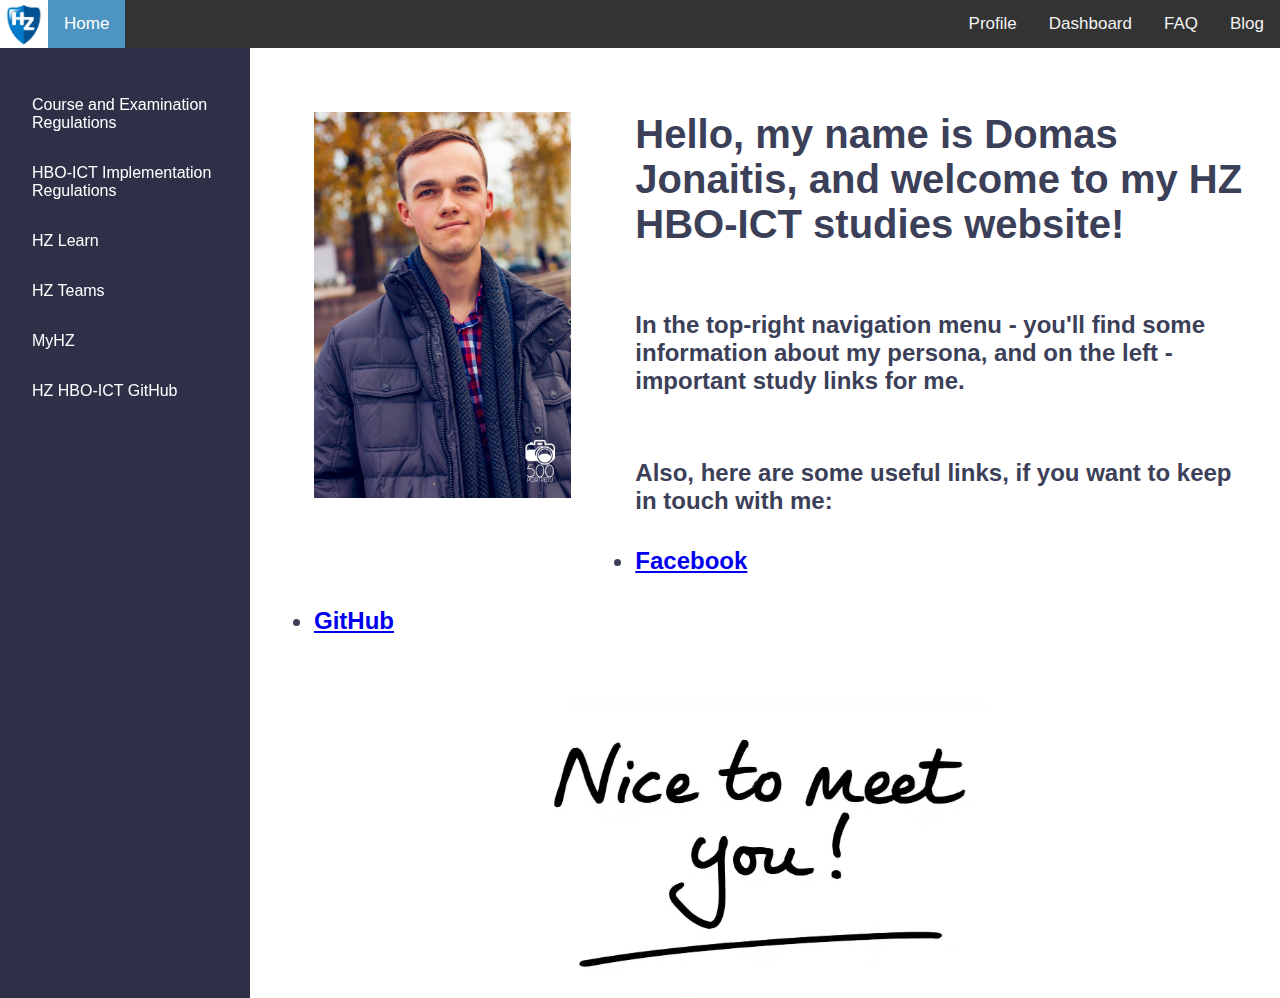
<file: index.html>
<!DOCTYPE html>
<html lang="en">

<head>
    <meta charset="UTF-8">
    <meta name="viewport" content="width=device-width, initial-scale=1.0">
    <meta http-equiv="X-UA-Compatible" content="ie=edge">
    <title>Home</title>
    <link rel="stylesheet" href="css/main.css">
</head>

<body>

    <div class="topnav">
        <div class="logo-image">
            <img src="img/logo.jpg" alt="HZ logo">
        </div>
        <a class="active" href="index.html">Home</a>
        <div class="topnav-right">
            <a href="resources/profile.html">Profile</a>
            <a href="resources/dashboard.html">Dashboard</a>
            <a href="resources/faq.html">FAQ</a>
            <a href="resources/blog/blog.html">Blog</a>
        </div>
    </div>

    <div class="app">

        <div class="menu-toggle">
            <div class="hamburger">
                <span></span>
            </div>
        </div>

        <aside class="sidebar">
            <nav class="menu">
                <ul>
                    <a href="https://hz.nl/en/about-hz/organisation/regulations-and-documents#panel1945070https://hz.nl/"
                        target="_blank" class="menu-item">Course and Examination Regulations</a>
                    <a href="https://hz.nl/uploads/documents/1.4-Over-de-HZ/1.4.3.-Regelingen-en-documenten/OERS/2023-2024/Juli/TWE/IR-B-HBO-ICT-full-time-2023-2024-DEF.pdf"
                        target="_blank" class="menu-item">HBO-ICT Implementation Regulations</a>
                    <a href="https://learn.hz.nl/my/" target="_blank" class="menu-item">HZ Learn</a>
                    <a href="https://teams.microsoft.com/_?tenantId=4c16deb3-342d-4fca-bcd5-b1429308034c#/school/teams-grid/General?groupId=337e8cca-f67d-4132-9fa9-b0c761bbeb94&ctx=teamsGrid"
                        target="_blank" class="menu-item">HZ Teams</a>
                    <a href="https://hz.osiris-student.nl/#/home" target="_blank" class="menu-item">MyHZ</a>
                    <a href="https://github.com/HZ-HBO-ICT" target="_blank" class="menu-item">HZ HBO-ICT GitHub</a>
                </ul>

            </nav>
        </aside>

        <main class="content">
            <img src="img/foto.jpg" class="picture" alt="profile picture">
            <h1>Hello, my name is Domas Jonaitis, and welcome to my HZ HBO-ICT studies website!</h1>

            <h2>In the top-right navigation menu - you'll find some information about my persona, and on the left -
                important study links for me.</h2>

            <h2>
                <ul>
                    Also, here are some useful links, if you want to keep in touch with me:
                    <li><a href="https://www.facebook.com/domas.jonaitis/" target="_blank">Facebook</a></li>
                    <li><a href="https://github.com/DomasJon" target="_blank">GitHub</a></li>
                </ul>
            </h2>

            <img src="img/hello.jpeg" class="hello" alt="hello">
        </main>


    </div>

    <script src="js/menu.js"></script>

</body>

</html>
</file>
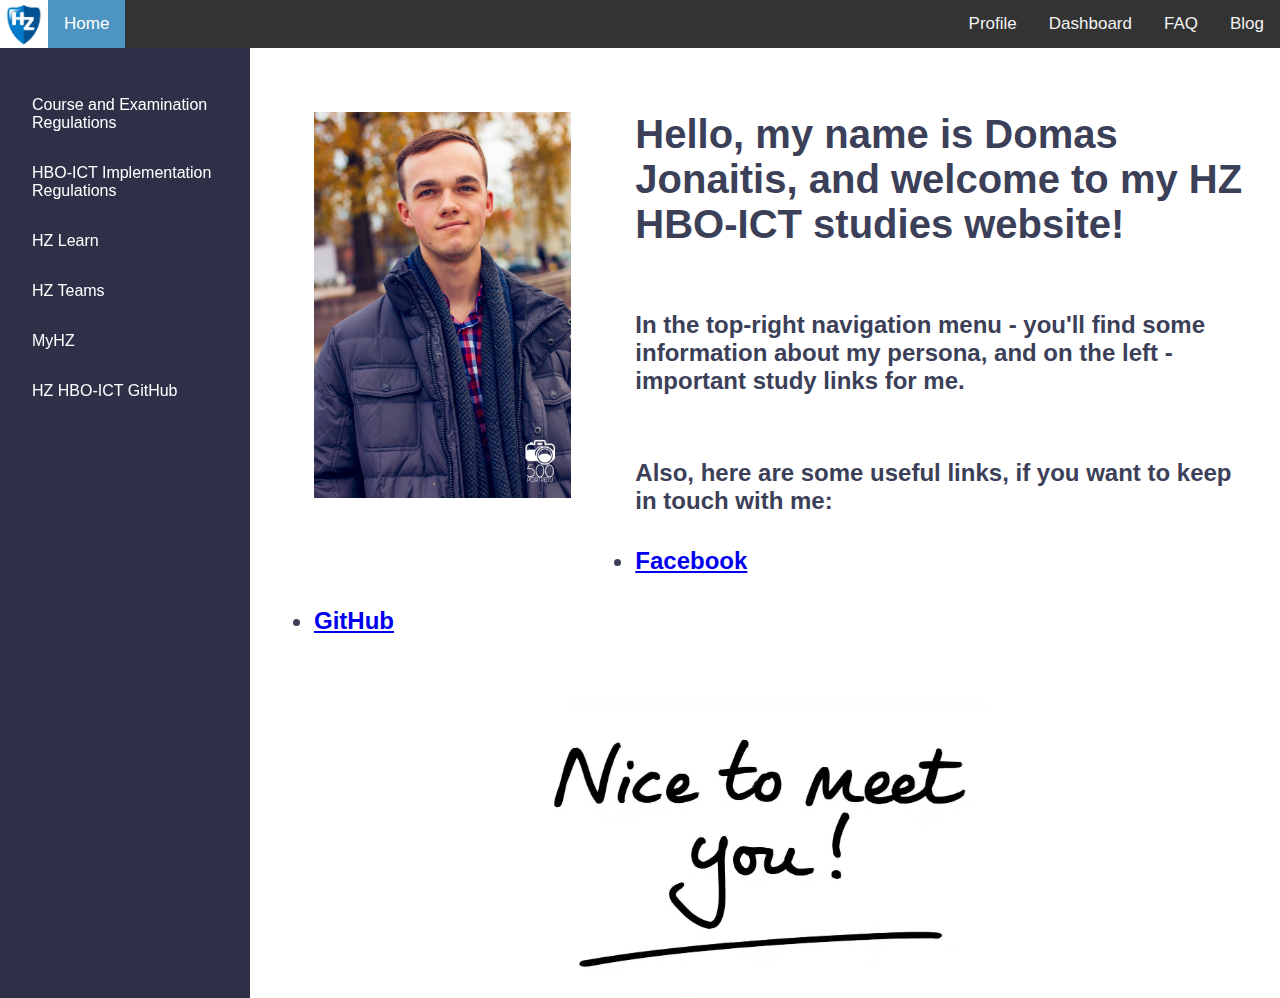
<file: resources/index.html>
<!DOCTYPE html>
<html lang="en">

<head>
    <meta charset="UTF-8">
    <meta name="viewport" content="width=device-width, initial-scale=1.0">
    <meta http-equiv="X-UA-Compatible" content="ie=edge">
    <title>Home</title>
    <link rel="stylesheet" href="../css/main.css">
</head>

<body>

    <div class="topnav">
        <div class="logo-image">
            <img src="../css/logo.jpg" width="48px" height="48px" alt="HZ logo">
        </div>
        <a class="active" href="index.html">Home</a>
        <div class="topnav-right">
            <a href="profile.html">Profile</a>
            <a href="dashboard.html">Dashboard</a>
            <a href="faq.html">FAQ</a>
            <a href="blog.html">Blog</a>
        </div>
    </div>

    <div class="app">

        <div class="menu-toggle">
            <div class="hamburger">
                <span></span>
            </div>
        </div>

        <aside class="sidebar">
            <nav class="menu">
                <ul>
                    <a href="https://hz.nl/en/about-hz/organisation/regulations-and-documents#panel1945070https://hz.nl/"
                        target="_blank" class="menu-item">Course and Examination Regulations</a>
                    <a href="https://hz.nl/uploads/documents/1.4-Over-de-HZ/1.4.3.-Regelingen-en-documenten/OERS/2023-2024/Juli/TWE/IR-B-HBO-ICT-full-time-2023-2024-DEF.pdf"
                        target="_blank" class="menu-item">HBO-ICT Implementation Regulations</a>
                    <a href="https://learn.hz.nl/my/" target="_blank" class="menu-item">HZ Learn</a>
                    <a href="https://teams.microsoft.com/_?tenantId=4c16deb3-342d-4fca-bcd5-b1429308034c#/school/teams-grid/General?groupId=337e8cca-f67d-4132-9fa9-b0c761bbeb94&ctx=teamsGrid"
                        target="_blank" class="menu-item">HZ Teams</a>
                    <a href="https://hz.osiris-student.nl/#/home" target="_blank" class="menu-item">MyHZ</a>
                    <a href="https://github.com/HZ-HBO-ICT" target="_blank" class="menu-item">HZ HBO-ICT GitHub</a>
                </ul>

            </nav>
        </aside>

        <main class="content">
            <img src="../img/foto.jpg" class="picture" alt="profile picture">
            <h1>Hello, my name is Domas Jonaitis, and welcome to my HZ HBO-ICT studies website!</h1>

            <h2>In the top-right navigation menu - you'll find some information about my persona, and on the left -
                important study links for me.</h2>

            <h2>
                <ul>
                    Also, here are some useful links, if you want to keep in touch with me:
                    <li><a href="https://www.facebook.com/domas.jonaitis/" target="_blank">Facebook</a></li>
                    <li><a href="https://github.com/DomasJon" target="_blank">GitHub</a></li>
                </ul>
            </h2>

            <img src="../img/hello.jpeg" class="hello" alt="hello">
        </main>


    </div>

    <script>
        const menu_toggle = document.querySelector('.menu-toggle');
        const sidebar = document.querySelector('.sidebar');

        menu_toggle.addEventListener('click', () => {
            menu_toggle.classList.toggle('is-active');
            sidebar.classList.toggle('is-active');
        })
    </script>

</body>

</html>
</file>
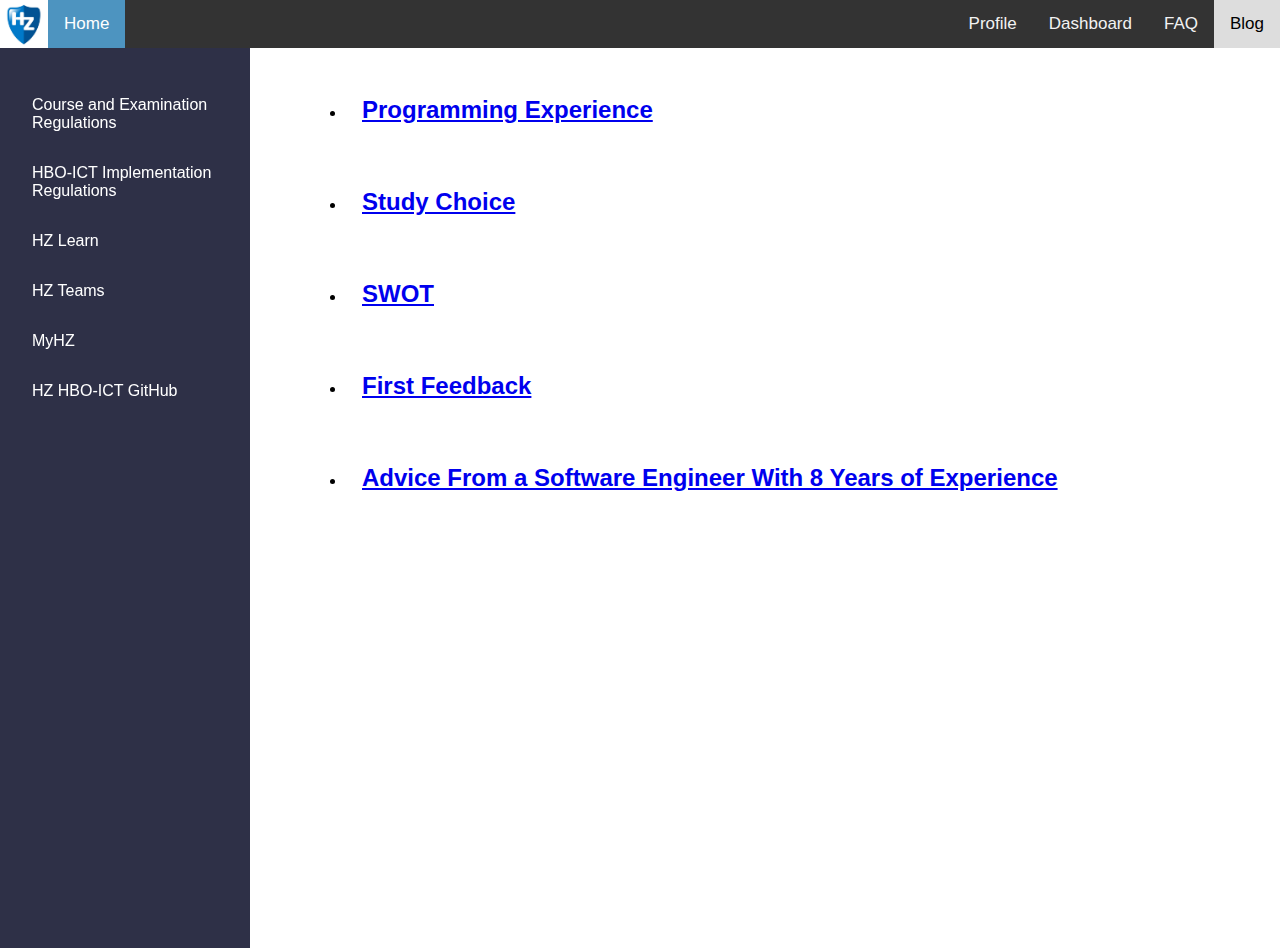
<file: resources/blog.html>
<!DOCTYPE html>
<html lang="en">

<head>
    <meta charset="UTF-8">
    <meta name="viewport" content="width=device-width, initial-scale=1.0">
    <title>Blog/Post feed</title>
    <link rel="stylesheet" href="../css/main.css">
</head>

<body>

    <div class="topnav">
        <div class="logo-image">
            <img src="../img/logo.jpg" alt="HZ logo">
        </div>
        <a class="active" href="../index.html">Home</a>
        <div class="topnav-right">
            <a href="profile.html">Profile</a>
            <a href="dashboard.html">Dashboard</a>
            <a href="faq.html">FAQ</a>
            <a class="backcolor" href="blog.html">Blog</a>
        </div>
    </div>

    <div class="app">

        <div class="menu-toggle">
            <div class="hamburger">
                <span></span>
            </div>
        </div>

        <aside class="sidebar">
            <nav class="menu">
                <ul>
                    <a href="https://hz.nl/en/about-hz/organisation/regulations-and-documents#panel1945070https://hz.nl/"
                        target="_blank" class="menu-item">Course and Examination Regulations</a>
                    <a href="https://hz.nl/uploads/documents/1.4-Over-de-HZ/1.4.3.-Regelingen-en-documenten/OERS/2023-2024/Juli/TWE/IR-B-HBO-ICT-full-time-2023-2024-DEF.pdf"
                        target="_blank" class="menu-item">HBO-ICT Implementation Regulations</a>
                    <a href="https://learn.hz.nl/my/" target="_blank" class="menu-item">HZ Learn</a>
                    <a href="https://teams.microsoft.com/_?tenantId=4c16deb3-342d-4fca-bcd5-b1429308034c#/school/teams-grid/General?groupId=337e8cca-f67d-4132-9fa9-b0c761bbeb94&ctx=teamsGrid"
                        target="_blank" class="menu-item">HZ Teams</a>
                    <a href="https://hz.osiris-student.nl/#/home" target="_blank" class="menu-item">MyHZ</a>
                    <a href="https://github.com/HZ-HBO-ICT" target="_blank" class="menu-item">HZ HBO-ICT GitHub</a>
                </ul>
            </nav>
        </aside>

        <main class="content">
            <ul style="margin-left: 4rem;">
                <li>
                    <h2 class="list"><a href="posts/experience.html">Programming Experience</a></h2>
                </li>
                <li>
                    <h2 class="list"><a href="posts/studychoice.html">Study Choice</a></h2>
                </li>
                <li>
                    <h2 class="list"><a href="posts/swot.html">SWOT</a></h2>
                </li>
                
                <li>
                    <h2 class="list"><a href="posts/feedback.html">First Feedback</a></h2>
                </li>
                <li>
                    <h2 class="list"><a href="https://medium.com/better-programming/advices-from-a-software-engineer-with-8-years-of-experience-8df5111d4d55" target="_blank">Advice From a Software Engineer With 8 Years of Experience</a></h2>
                </li>
            </ul>
        </main>
    </div>

    <script src="../js/menu.js"></script>
</body>

</html>
</file>
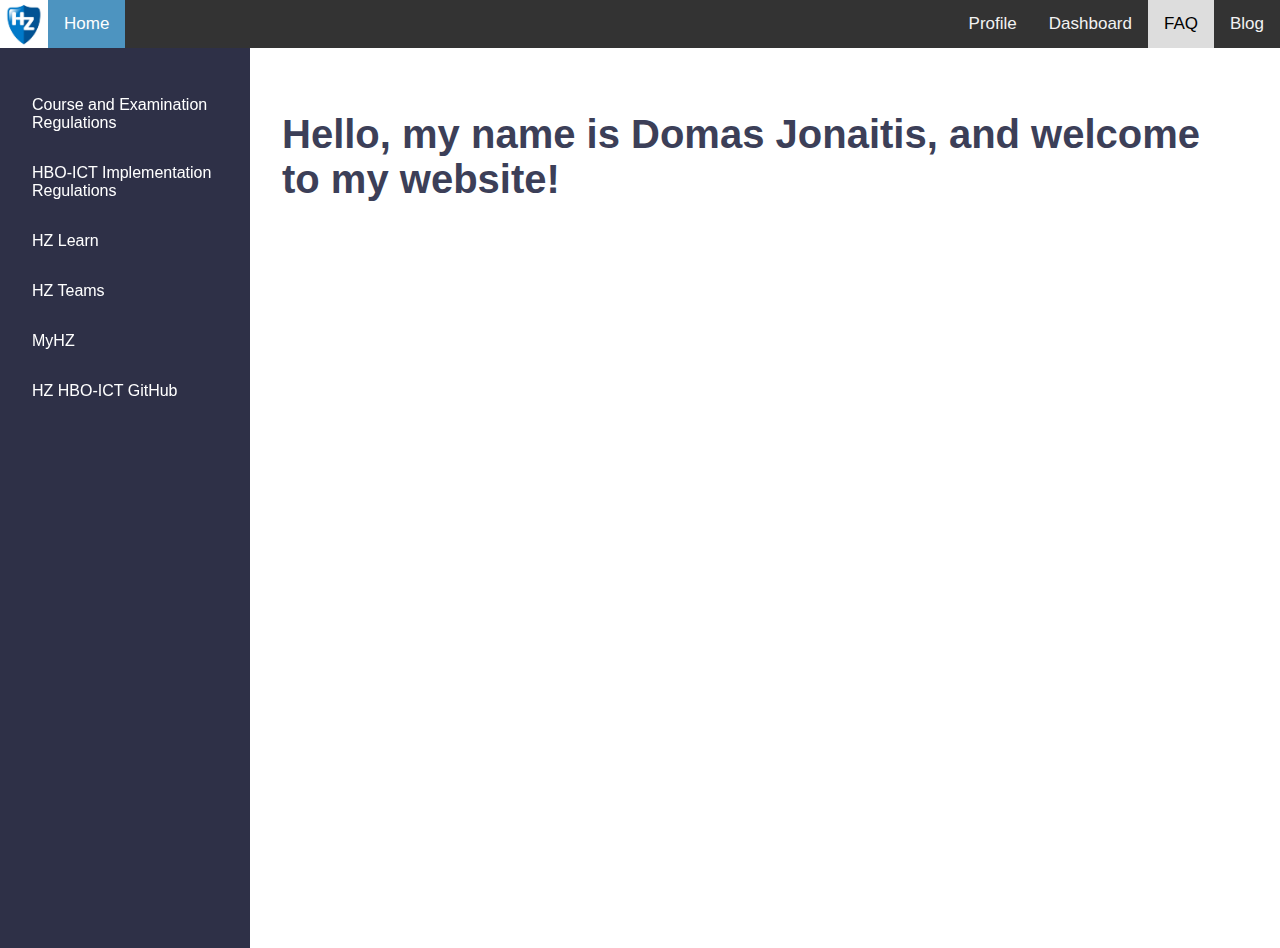
<file: resources/faq.html>
<!DOCTYPE html>
<html lang="en">

<head>
    <meta charset="UTF-8">
    <meta name="viewport" content="width=device-width, initial-scale=1.0">
    <title>FAQ</title>
    <link rel="stylesheet" href="../css/main.css">
</head>

<body>

    <div class="topnav">
        <div class="logo-image">
            <img src="../img/logo.jpg" alt="HZ logo">
        </div>
        <a class="active" href="../index.html">Home</a>
        <div class="topnav-right">
            <a href="profile.html">Profile</a>
            <a href="dashboard.html">Dashboard</a>
            <a class="backcolor" href="faq.html">FAQ</a>
            <a href="blog.html">Blog</a>
        </div>
    </div>

    <div class="app">

        <div class="menu-toggle">
            <div class="hamburger">
                <span></span>
            </div>
        </div>

        <aside class="sidebar">
            <nav class="menu">
                <ul>
                    <a href="https://hz.nl/en/about-hz/organisation/regulations-and-documents#panel1945070https://hz.nl/"
                        target="_blank" class="menu-item">Course and Examination Regulations</a>
                    <a href="https://hz.nl/uploads/documents/1.4-Over-de-HZ/1.4.3.-Regelingen-en-documenten/OERS/2023-2024/Juli/TWE/IR-B-HBO-ICT-full-time-2023-2024-DEF.pdf"
                        target="_blank" class="menu-item">HBO-ICT Implementation Regulations</a>
                    <a href="https://learn.hz.nl/my/" target="_blank" class="menu-item">HZ Learn</a>
                    <a href="https://teams.microsoft.com/_?tenantId=4c16deb3-342d-4fca-bcd5-b1429308034c#/school/teams-grid/General?groupId=337e8cca-f67d-4132-9fa9-b0c761bbeb94&ctx=teamsGrid"
                        target="_blank" class="menu-item">HZ Teams</a>
                    <a href="https://hz.osiris-student.nl/#/home" target="_blank" class="menu-item">MyHZ</a>
                    <a href="https://github.com/HZ-HBO-ICT" target="_blank" class="menu-item">HZ HBO-ICT GitHub</a>
                </ul>
            </nav>
        </aside>

        <main class="content">
            <h1>Hello, my name is Domas Jonaitis, and welcome to my website!</h1>
        </main>
    </div>

    <script src="../js/menu.js"></script>
</body>

</html>
</file>
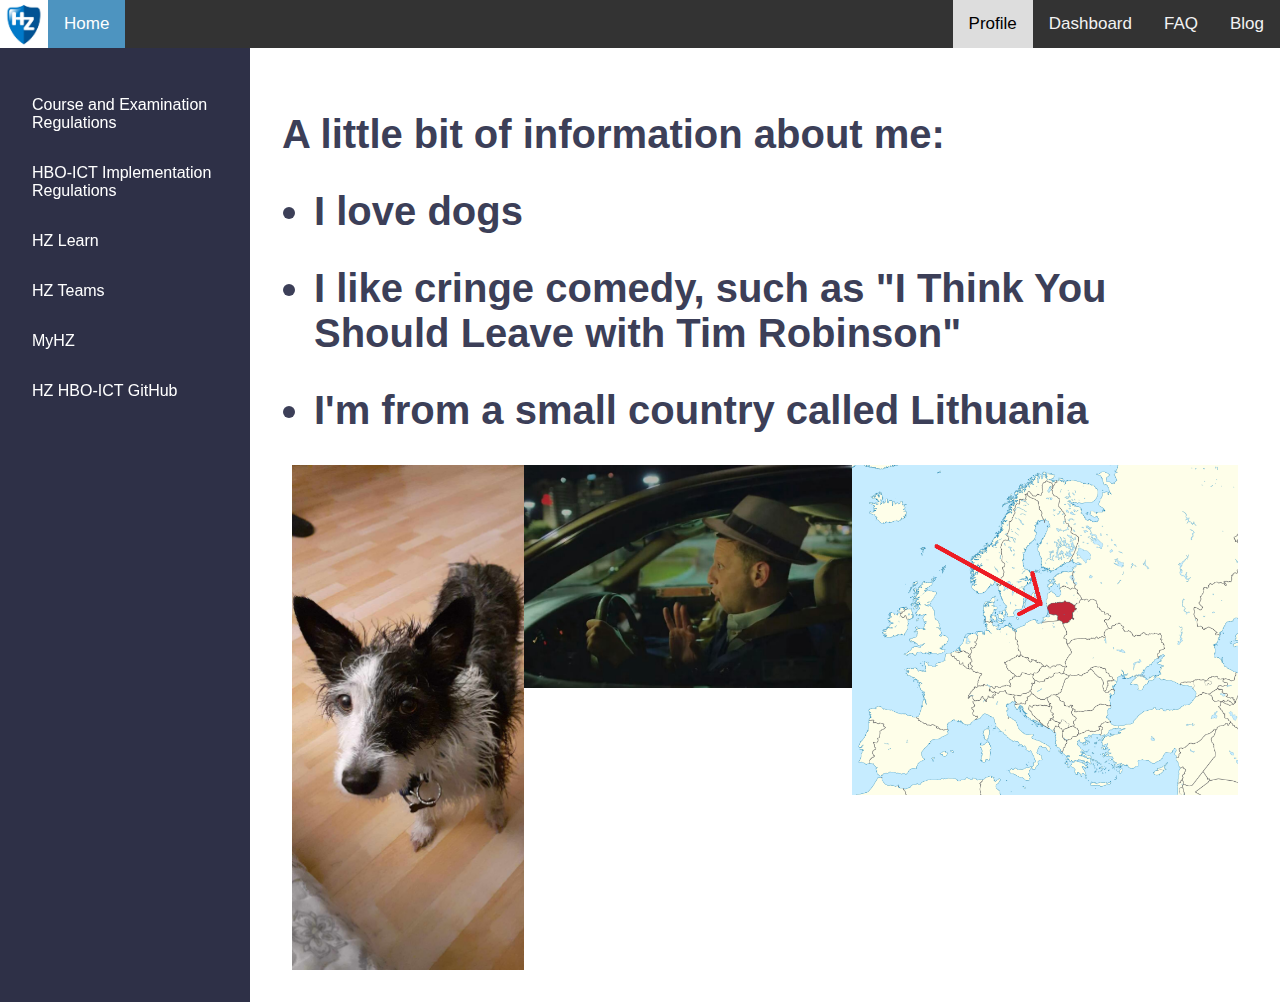
<file: resources/profile.html>
<!DOCTYPE html>
<html lang="en">

<head>
    <meta charset="UTF-8">
    <meta name="viewport" content="width=device-width, initial-scale=1.0">
    <meta http-equiv="X-UA-Compatible" content="ie=edge">
    <title>My profile</title>
    <link rel="stylesheet" href="../css/main.css">
</head>

<body>

    <div class="topnav">
        <div class="logo-image">
            <img src="../img/logo.jpg" alt="HZ logo">
        </div>
        <a class="active" href="../index.html">Home</a>
        <div class="topnav-right">
            <a class="backcolor" href="profile.html">Profile</a>
            <a href="dashboard.html">Dashboard</a>
            <a href="faq.html">FAQ</a>
            <a href="blog.html">Blog</a>
        </div>
    </div>

    <div class="app">

        <div class="menu-toggle">
            <div class="hamburger">
                <span></span>
            </div>
        </div>

        <aside class="sidebar">
            <nav class="menu">
                <ul>
                    <a href="https://hz.nl/en/about-hz/organisation/regulations-and-documents#panel1945070https://hz.nl/"
                        target="_blank" class="menu-item">Course and Examination Regulations</a>
                    <a href="https://hz.nl/uploads/documents/1.4-Over-de-HZ/1.4.3.-Regelingen-en-documenten/OERS/2023-2024/Juli/TWE/IR-B-HBO-ICT-full-time-2023-2024-DEF.pdf"
                        target="_blank" class="menu-item">HBO-ICT Implementation Regulations</a>
                    <a href="https://learn.hz.nl/my/" target="_blank" class="menu-item">HZ Learn</a>
                    <a href="https://teams.microsoft.com/_?tenantId=4c16deb3-342d-4fca-bcd5-b1429308034c#/school/teams-grid/General?groupId=337e8cca-f67d-4132-9fa9-b0c761bbeb94&ctx=teamsGrid"
                        target="_blank" class="menu-item">HZ Teams</a>
                    <a href="https://hz.osiris-student.nl/#/home" target="_blank" class="menu-item">MyHZ</a>
                    <a href="https://github.com/HZ-HBO-ICT" target="_blank" class="menu-item">HZ HBO-ICT GitHub</a>
                </ul>
            </nav>
        </aside>

        <main class="content">
            <h1>
                <ul>
                    A little bit of information about me:
                    <li>I love dogs</li>
                    <li>I like cringe comedy, such as "I Think You Should Leave with Tim Robinson"</li>
                    <li>I'm from a small country called Lithuania</li>
                </ul>
                <div>
                    <img src="../img/nikis.jpg" style="width: 24%" alt="nikis">
                    <img src="../img/tim.jpeg" style="width: 34%; height: 10%;" alt="Driving Crooner">
                    <img src="../img/lithuania.png" style="width: 40%; height: 10%;" alt="Lithuania">
                </div>

            </h1>
        </main>
    </div>

    <script src="../js/menu.js"></script>
</body>

</html>
</file>
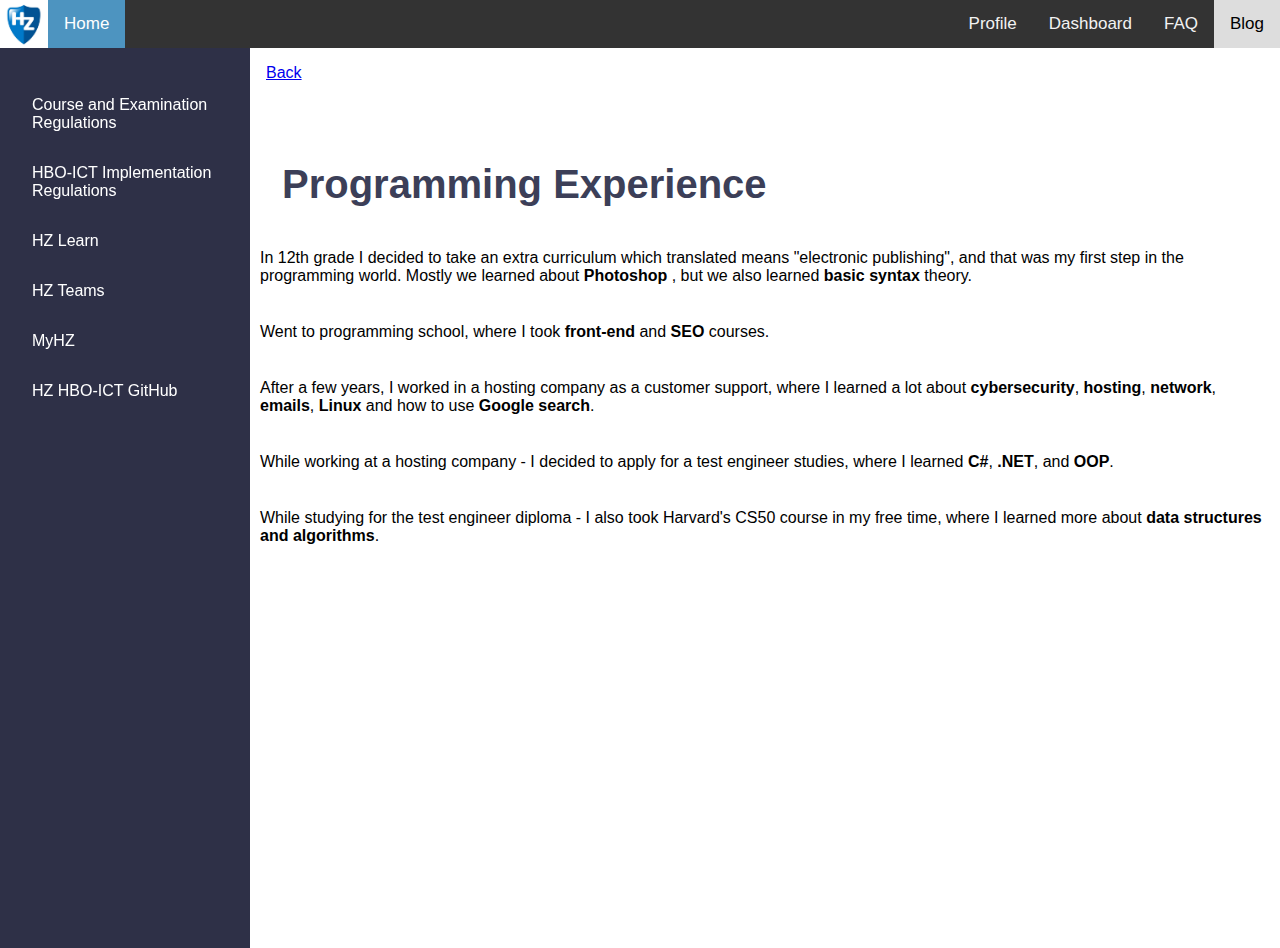
<file: resources/posts/experience.html>
<!DOCTYPE html>
<html lang="en">

<head>
    <meta charset="UTF-8">
    <meta name="viewport" content="width=device-width, initial-scale=1.0">
    <title>Blog/Post feed</title>
    <link rel="stylesheet" href="../../css/main.css">
</head>

<body>

    <div class="topnav">
        <div class="logo-image">
            <img src="../../img/logo.jpg" alt="HZ logo">
        </div>
        <a class="active" href="../../index.html">Home</a>
        <div class="topnav-right">
            <a href="../profile.html">Profile</a>
            <a href="../dashboard.html">Dashboard</a>
            <a href="../faq.html">FAQ</a>
            <a class="backcolor" href="../blog.html">Blog</a>
        </div>
    </div>

    <div class="app">

        <div class="menu-toggle">
            <div class="hamburger">
                <span></span>
            </div>
        </div>

        <aside class="sidebar">
            <nav class="menu">
                <ul>
                    <a href="https://hz.nl/en/about-hz/organisation/regulations-and-documents#panel1945070https://hz.nl/"
                        target="_blank" class="menu-item">Course and Examination Regulations</a>
                    <a href="https://hz.nl/uploads/documents/1.4-Over-de-HZ/1.4.3.-Regelingen-en-documenten/OERS/2023-2024/Juli/TWE/IR-B-HBO-ICT-full-time-2023-2024-DEF.pdf"
                        target="_blank" class="menu-item">HBO-ICT Implementation Regulations</a>
                    <a href="https://learn.hz.nl/my/" target="_blank" class="menu-item">HZ Learn</a>
                    <a href="https://teams.microsoft.com/_?tenantId=4c16deb3-342d-4fca-bcd5-b1429308034c#/school/teams-grid/General?groupId=337e8cca-f67d-4132-9fa9-b0c761bbeb94&ctx=teamsGrid"
                        target="_blank" class="menu-item">HZ Teams</a>
                    <a href="https://hz.osiris-student.nl/#/home" target="_blank" class="menu-item">MyHZ</a>
                    <a href="https://github.com/HZ-HBO-ICT" target="_blank" class="menu-item">HZ HBO-ICT GitHub</a>
                </ul>
            </nav>
        </aside>

        <main class="content">

            <a href="../blog.html" class="back">Back</a>

            <h1>Programming Experience</h1>

            <p>
                In 12th grade I decided to take an extra curriculum which translated means "electronic publishing", and that was my first step in the programming world. Mostly we learned about <b>Photoshop</b> , but we also learned <b>basic syntax</b> theory.
            </p>
            <br>
            <p>
                Went to programming school, where I took <b>front-end</b> and <b>SEO</b> courses.
            </p>
            <br>
            <p>
                After a few years, I worked in a hosting company as a customer support, where I learned a lot about <b>cybersecurity</b>, <b>hosting</b>, <b>network</b>, <b>emails</b>, <b>Linux</b> and how to use <b>Google search</b>.
            </p>
            <br>
            <p>
                While working at a hosting company - I decided to apply for a test engineer studies, where I learned <b>C#</b>, <b>.NET</b>, and <b>OOP</b>.
            </p>
            <br>
            <p>
                While studying for the test engineer diploma - I also took Harvard's CS50 course in my free time, where I learned more about <b>data structures and algorithms</b>.
            </p>
        </main>
    </div>

    <script src="../../js/menu.js"></script>
</body>

</html>
</file>
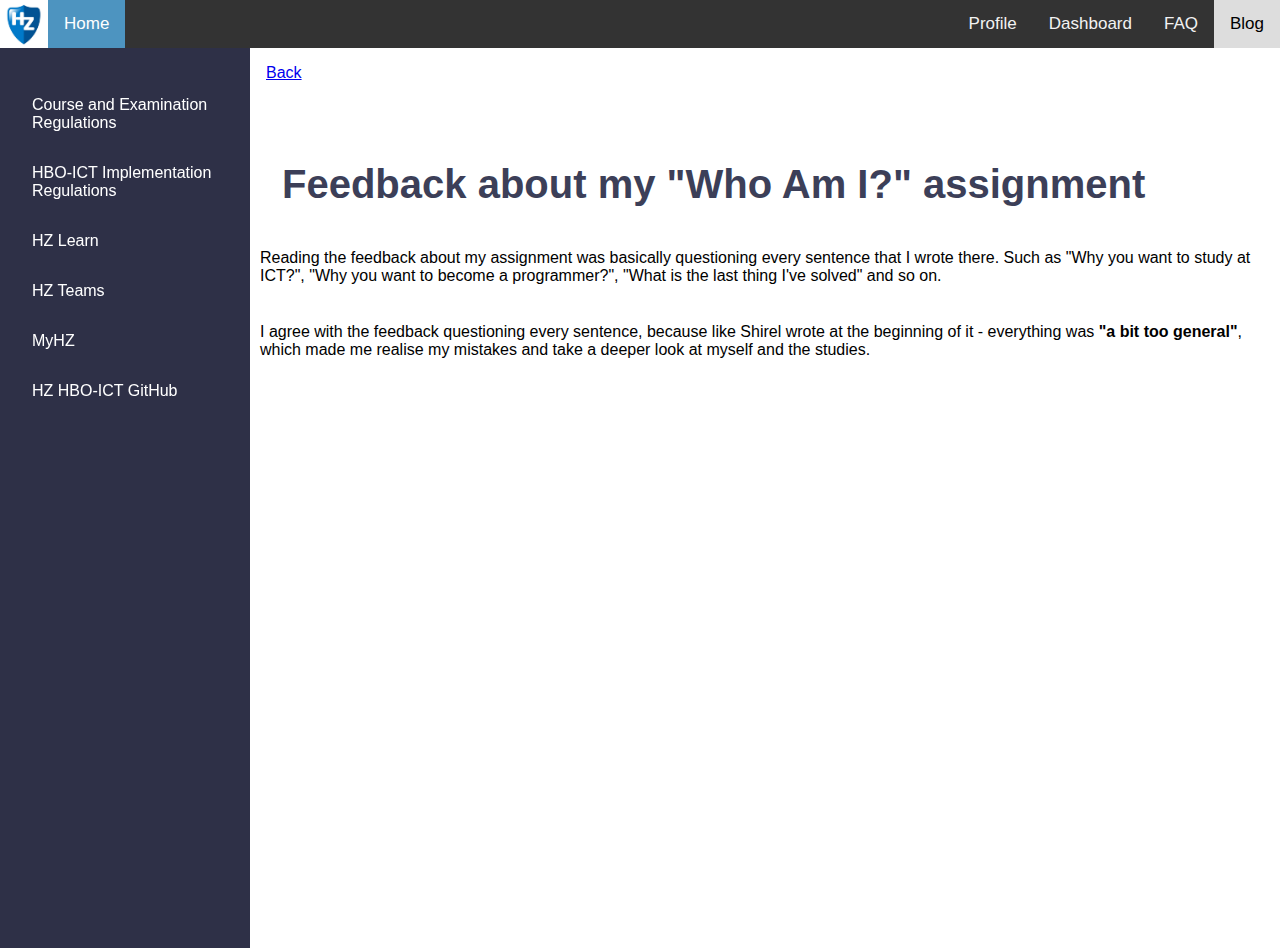
<file: resources/posts/feedback.html>
<!DOCTYPE html>
<html lang="en">

<head>
    <meta charset="UTF-8">
    <meta name="viewport" content="width=device-width, initial-scale=1.0">
    <title>Blog/Post feed</title>
    <link rel="stylesheet" href="../../css/main.css">
</head>

<body>

    <div class="topnav">
        <div class="logo-image">
            <img src="../../img/logo.jpg" alt="HZ logo">
        </div>
        <a class="active" href="../../index.html">Home</a>
        <div class="topnav-right">
            <a href="../profile.html">Profile</a>
            <a href="../dashboard.html">Dashboard</a>
            <a href="../faq.html">FAQ</a>
            <a class="backcolor" href="../blog.html">Blog</a>
        </div>
    </div>

    <div class="app">

        <div class="menu-toggle">
            <div class="hamburger">
                <span></span>
            </div>
        </div>

        <aside class="sidebar">
            <nav class="menu">
                <ul>
                    <a href="https://hz.nl/en/about-hz/organisation/regulations-and-documents#panel1945070https://hz.nl/"
                        target="_blank" class="menu-item">Course and Examination Regulations</a>
                    <a href="https://hz.nl/uploads/documents/1.4-Over-de-HZ/1.4.3.-Regelingen-en-documenten/OERS/2023-2024/Juli/TWE/IR-B-HBO-ICT-full-time-2023-2024-DEF.pdf"
                        target="_blank" class="menu-item">HBO-ICT Implementation Regulations</a>
                    <a href="https://learn.hz.nl/my/" target="_blank" class="menu-item">HZ Learn</a>
                    <a href="https://teams.microsoft.com/_?tenantId=4c16deb3-342d-4fca-bcd5-b1429308034c#/school/teams-grid/General?groupId=337e8cca-f67d-4132-9fa9-b0c761bbeb94&ctx=teamsGrid"
                        target="_blank" class="menu-item">HZ Teams</a>
                    <a href="https://hz.osiris-student.nl/#/home" target="_blank" class="menu-item">MyHZ</a>
                    <a href="https://github.com/HZ-HBO-ICT" target="_blank" class="menu-item">HZ HBO-ICT GitHub</a>
                </ul>
            </nav>
        </aside>

        <main class="content">

            <a href="../blog.html" class="back">Back</a>

            <h1>Feedback about my "Who Am I?" assignment</h1>

            <p>
                Reading the feedback about my assignment was basically questioning every sentence that I wrote there. Such as "Why you want to study at ICT?", "Why you want to become a programmer?", "What is the last thing I've solved" and so on.
            </p>
            <br>
            <p>
                I agree with the feedback questioning every sentence, because like Shirel wrote at the beginning of it - everything was <b>"a bit too general"</b>, which made me realise my mistakes and take a deeper look at myself and the studies.
            </p>
        </main>
    </div>

    <script src="../../js/menu.js"></script>
</body>

</html>
</file>
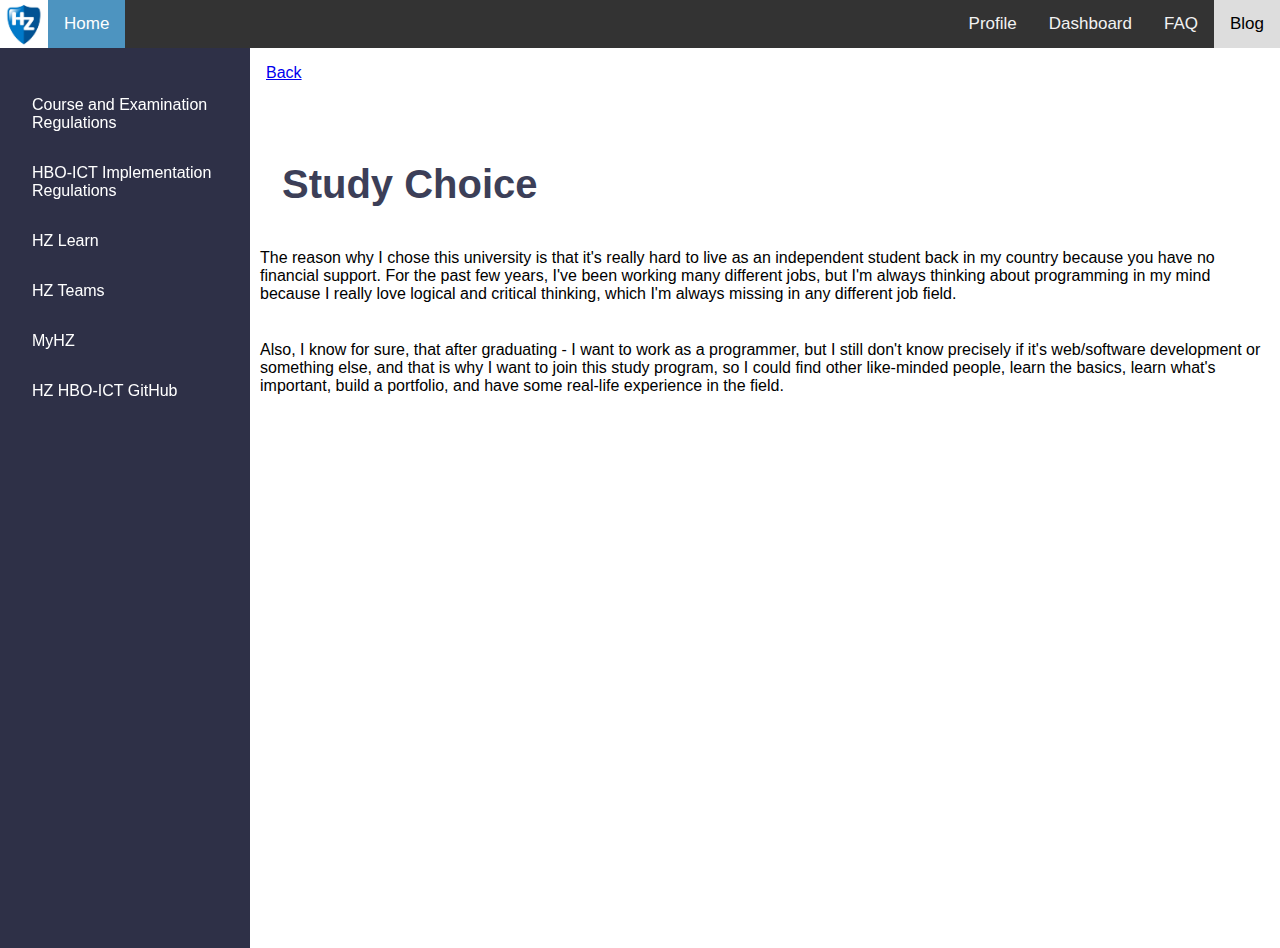
<file: resources/posts/studychoice.html>
<!DOCTYPE html>
<html lang="en">

<head>
    <meta charset="UTF-8">
    <meta name="viewport" content="width=device-width, initial-scale=1.0">
    <title>Blog/Post feed</title>
    <link rel="stylesheet" href="../../css/main.css">
</head>

<body>

    <div class="topnav">
        <div class="logo-image">
            <img src="../../img/logo.jpg" alt="HZ logo">
        </div>
        <a class="active" href="../../index.html">Home</a>
        <div class="topnav-right">
            <a href="../profile.html">Profile</a>
            <a href="../dashboard.html">Dashboard</a>
            <a href="../faq.html">FAQ</a>
            <a class="backcolor" href="../blog.html">Blog</a>
        </div>
    </div>

    <div class="app">

        <div class="menu-toggle">
            <div class="hamburger">
                <span></span>
            </div>
        </div>

        <aside class="sidebar">
            <nav class="menu">
                <ul>
                    <a href="https://hz.nl/en/about-hz/organisation/regulations-and-documents#panel1945070https://hz.nl/"
                        target="_blank" class="menu-item">Course and Examination Regulations</a>
                    <a href="https://hz.nl/uploads/documents/1.4-Over-de-HZ/1.4.3.-Regelingen-en-documenten/OERS/2023-2024/Juli/TWE/IR-B-HBO-ICT-full-time-2023-2024-DEF.pdf"
                        target="_blank" class="menu-item">HBO-ICT Implementation Regulations</a>
                    <a href="https://learn.hz.nl/my/" target="_blank" class="menu-item">HZ Learn</a>
                    <a href="https://teams.microsoft.com/_?tenantId=4c16deb3-342d-4fca-bcd5-b1429308034c#/school/teams-grid/General?groupId=337e8cca-f67d-4132-9fa9-b0c761bbeb94&ctx=teamsGrid"
                        target="_blank" class="menu-item">HZ Teams</a>
                    <a href="https://hz.osiris-student.nl/#/home" target="_blank" class="menu-item">MyHZ</a>
                    <a href="https://github.com/HZ-HBO-ICT" target="_blank" class="menu-item">HZ HBO-ICT GitHub</a>
                </ul>
            </nav>
        </aside>

        <main class="content">

            <a href="../blog.html" class="back">Back</a>

            <h1>Study Choice</h1>

            <p>
                The reason why I chose this university is that it's really hard to live as an independent student back in my country because you have no financial support. For the past few years, I've been working many different jobs, but I'm always thinking about programming in my mind because I really love logical and critical thinking, which I'm always missing in any different job field. 
            </p>
            <br>
            <p>
                Also, I know for sure, that after graduating - I want to work as a programmer, but I still don't know precisely if it's web/software development or something else, and that is why I want to join this study program, so I could find other like-minded people, learn the basics, learn what's important, build a portfolio, and have some real-life experience in the field.
            </p>
        </main>
    </div>

    <script src="../../js/menu.js"></script>
</body>

</html>
</file>
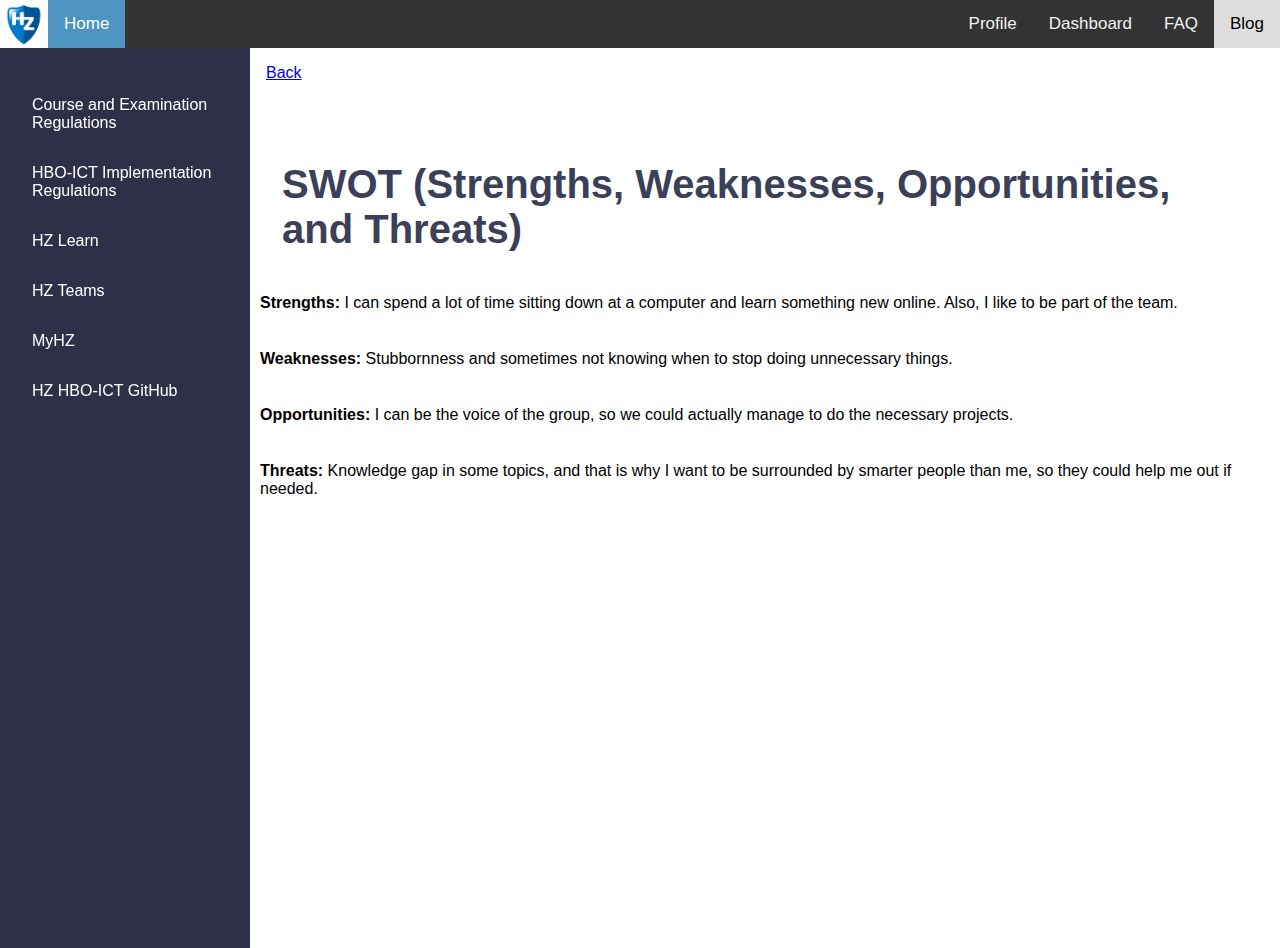
<file: resources/posts/swot.html>
<!DOCTYPE html>
<html lang="en">

<head>
    <meta charset="UTF-8">
    <meta name="viewport" content="width=device-width, initial-scale=1.0">
    <title>Blog/Post feed</title>
    <link rel="stylesheet" href="../../css/main.css">
</head>

<body>

    <div class="topnav">
        <div class="logo-image">
            <img src="../../img/logo.jpg" alt="HZ logo">
        </div>
        <a class="active" href="../../index.html">Home</a>
        <div class="topnav-right">
            <a href="../profile.html">Profile</a>
            <a href="../dashboard.html">Dashboard</a>
            <a href="../faq.html">FAQ</a>
            <a class="backcolor" href="../blog.html">Blog</a>
        </div>
    </div>

    <div class="app">

        <div class="menu-toggle">
            <div class="hamburger">
                <span></span>
            </div>
        </div>

        <aside class="sidebar">
            <nav class="menu">
                <ul>
                    <a href="https://hz.nl/en/about-hz/organisation/regulations-and-documents#panel1945070https://hz.nl/"
                        target="_blank" class="menu-item">Course and Examination Regulations</a>
                    <a href="https://hz.nl/uploads/documents/1.4-Over-de-HZ/1.4.3.-Regelingen-en-documenten/OERS/2023-2024/Juli/TWE/IR-B-HBO-ICT-full-time-2023-2024-DEF.pdf"
                        target="_blank" class="menu-item">HBO-ICT Implementation Regulations</a>
                    <a href="https://learn.hz.nl/my/" target="_blank" class="menu-item">HZ Learn</a>
                    <a href="https://teams.microsoft.com/_?tenantId=4c16deb3-342d-4fca-bcd5-b1429308034c#/school/teams-grid/General?groupId=337e8cca-f67d-4132-9fa9-b0c761bbeb94&ctx=teamsGrid"
                        target="_blank" class="menu-item">HZ Teams</a>
                    <a href="https://hz.osiris-student.nl/#/home" target="_blank" class="menu-item">MyHZ</a>
                    <a href="https://github.com/HZ-HBO-ICT" target="_blank" class="menu-item">HZ HBO-ICT GitHub</a>
                </ul>
            </nav>
        </aside>

        <main class="content">

            <a href="../blog.html" class="back">Back</a>

            <h1>SWOT (Strengths, Weaknesses, Opportunities, and Threats)</h1>

            <p>
                <b>Strengths:</b> I can spend a lot of time sitting down at a computer and learn something new online.
                Also, I like to be part of the team.
            </p>
            <br>
            <p>
                <b>Weaknesses:</b> Stubbornness and sometimes not knowing when to stop doing unnecessary things.
            </p>
            <br>
            <p>
                <b>Opportunities:</b> I can be the voice of the group, so we could actually manage to do the necessary
                projects.
            </p>
            <br>
            <p>
                <b>Threats:</b> Knowledge gap in some topics, and that is why I want to be surrounded by smarter people
                than me, so they could help me out if needed.
            </p>
        </main>
    </div>

    <script src="../../js/menu.js"></script>
</body>

</html>
</file>
<file: css/main.css>
* {
    font-family: sans-serif;
    padding: 0;
    margin: 0;
    box-sizing: border-box;
}

.picture {
    float: left;
    max-width: 50vh;
    max-height: 50vh;
    padding: 2rem;
    margin: 2rem;
    margin-top: 2rem;
}

.hello {
    max-width: 50vh;
    max-height: 50vh;
    display: block;
    margin: auto;
}

body>div.app>main>h1>div {
    display: flex;
    justify-content: center;
}

.topnav {
    background-color: #333;
    overflow: hidden;
    top: 0;
    position: sticky;
    width: 100%;
}

.topnav a {
    float: left;
    color: #f2f2f2;
    text-align: center;
    padding: 14px 16px;
    text-decoration: none;
    font-size: 17px;
}

.topnav a:hover {
    background-color: #ddd;
    color: black;
}

.topnav a.active {
    background-color: rgb(77, 148, 192);
    color: white;
}

.topnav-right {
    float: right;
}

.topnav a.backcolor {
    background-color: #ddd;
    color: black;
}

.logo-image img {
    float: left;
    top: 0;
    position: sticky;
    width: 48px;
    height: 48px;
}

.app {
    display: flex;
    min-height: 100vh;
}

.sidebar {
    flex: 1 1 0;
    min-width: 250px;
    max-width: 250px;
    ;
    padding: 2rem 1rem;
    background-color: #2e3047;
    float: left;
}

.sidebar .menu {
    margin: 0 -rem;
    top: 80px;
    position: sticky;
}

.sidebar .menu .menu-item {
    display: block;
    padding: 1em;
    color: #FFF;
    text-decoration: none;
    transition: 0.2s linear;
}

.sidebar .menu .menu-item:hover {
    color: rgb(77, 148, 192);
    border-right: 5px solid rgb(77, 148, 192);
}

.content h1 {
    color: #3C3F58;
    font-size: 2.5rem;
    margin-top: 2rem;
    padding: 2rem;
}

.content h2 {
    color: #3C3F58;
    padding: 2rem;
}

.content h2.list {
    padding: 1rem;
}

.content li {
    margin: 2rem;
}

.content p {
    padding: 10px;
}

.content a.back {
    display: flex;
    text-decoration: underline;
    padding: 1rem;
}

.menu-toggle {
    display: none;
    position: fixed;
    top: 4rem;
    right: 2rem;
    width: 60px;
    height: 60px;
    border-radius: 99px;
    background-color: #2e3047;
    cursor: pointer;
}

.hamburger {
    position: relative;
    top: calc(50% - 2px);
    left: 50%;
    transform: translate(-50%, -50%);
    width: 32px;
}

.hamburger>span,
.hamburger>span::before,
.hamburger>span::after {
    display: block;
    position: absolute;
    width: 100%;
    height: 4px;
    border-radius: 99px;
    background-color: #FFF;
    transition-duration: .25s;
}

.hamburger>span::before {
    content: '';
    top: -8px;
}

.hamburger>span::after {
    content: '';
    top: 8px;
}

.menu-toggle.is-active .hamburger>span {
    transform: rotate(45deg);
}

.menu-toggle.is-active .hamburger>span::before {
    top: 0;
    transform: rotate(0deg);
}

.menu-toggle.is-active .hamburger>span::after {
    top: 0;
    transform: rotate(90deg);
}

@media (max-width: 1024px) {
    .sidebar {
        max-width: 200px;
    }
}

@media (max-width:768px) {
    .menu-toggle {
        display: block;
    }

    .content {
        padding-top: 1rem;
    }

    .sidebar {
        position: fixed;
        top: 0;
        left: -300px;
        height: 100%;
        width: 100%;
        transition: 0.2s linear;
    }

    .sidebar.is-active {
        left: 0;
    }
}
</file>
